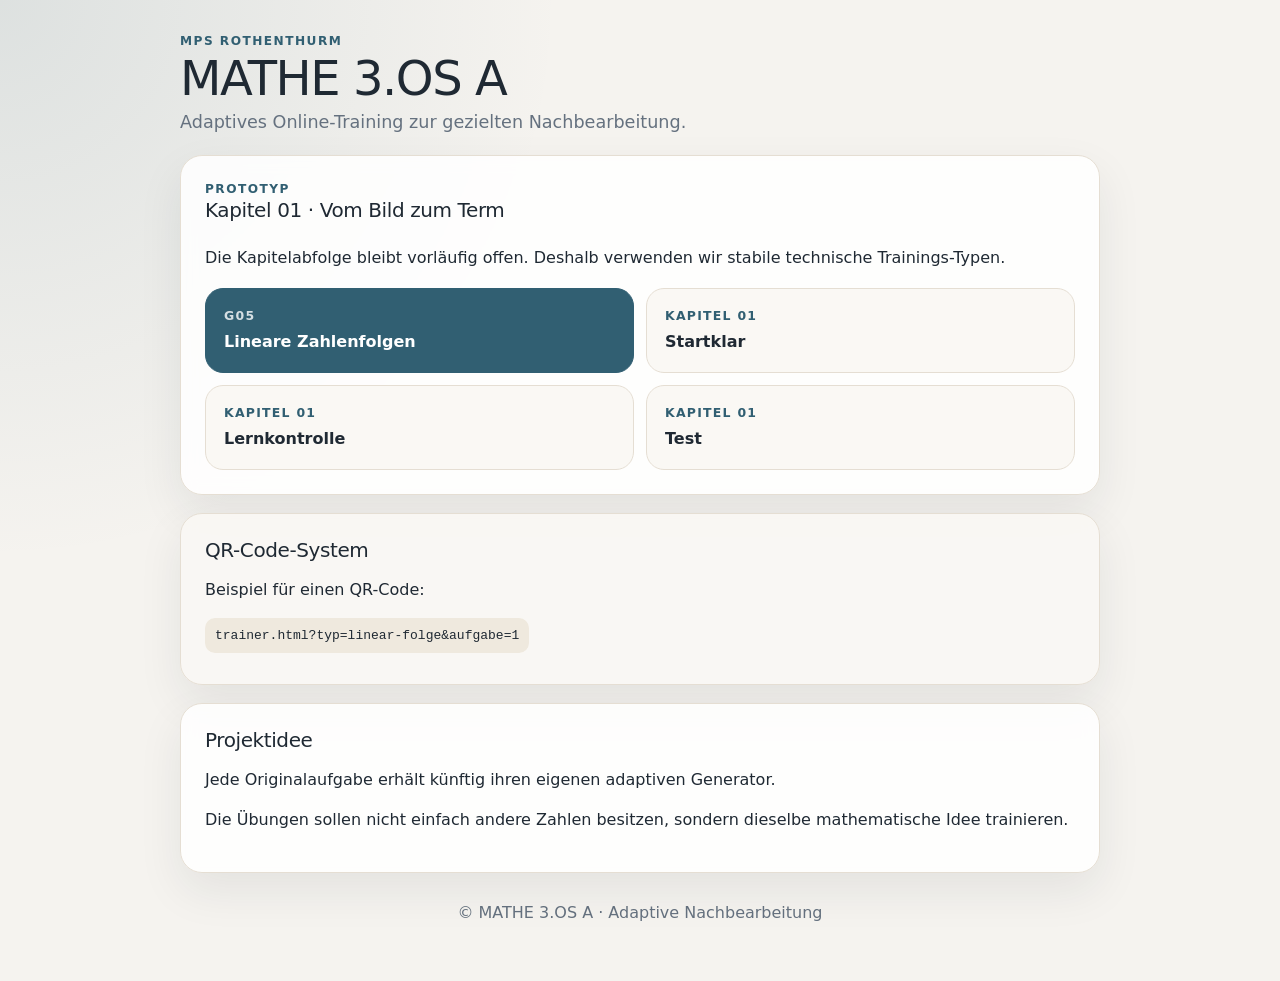
<file: index.html>
<!doctype html>
<html lang="de">
<head>
  <meta charset="utf-8">
  <meta name="viewport" content="width=device-width, initial-scale=1">
  <title>MATHE 3.OS A – Online-Training</title>

  <link rel="stylesheet" href="css/style.css">
</head>

<body>

<main class="page page-narrow">

    <header class="hero">
        <p class="eyebrow">MPS Rothenthurm</p>

        <h1>MATHE 3.OS A</h1>

        <p class="lead">
            Adaptives Online-Training zur gezielten Nachbearbeitung.
        </p>
    </header>

    <section class="card">

        <div class="section-head">

            <div>

                <p class="eyebrow">Prototyp</p>

                <h2>Kapitel 01 · Vom Bild zum Term</h2>

            </div>

        </div>

        <p>
            Die Kapitelabfolge bleibt vorläufig offen.
            Deshalb verwenden wir stabile technische Trainings-Typen.
        </p>

        <div class="link-grid">

            <a class="training-link primary"
               href="trainer.html?typ=linear-folge&n=6">

                <span>G05</span>

                Lineare Zahlenfolgen

            </a>

            <a class="training-link"
               href="trainer.html?typ=startklar&n=6">

                <span>Kapitel 01</span>

                Startklar

            </a>

            <a class="training-link"
               href="trainer.html?typ=lk&n=6">

                <span>Kapitel 01</span>

                Lernkontrolle

            </a>

            <a class="training-link"
               href="trainer.html?typ=test&n=6">

                <span>Kapitel 01</span>

                Test

            </a>

        </div>

    </section>

    <section class="card muted">

        <h2>QR-Code-System</h2>

        <p>
            Beispiel für einen QR-Code:
        </p>

        <code>
trainer.html?typ=linear-folge&amp;aufgabe=1
        </code>

    </section>

    <section class="card">

        <h2>Projektidee</h2>

        <p>

            Jede Originalaufgabe erhält künftig
            ihren eigenen adaptiven Generator.

        </p>

        <p>

            Die Übungen sollen nicht einfach andere Zahlen besitzen,
            sondern dieselbe mathematische Idee trainieren.

        </p>

    </section>

    <footer class="footer">

        © MATHE 3.OS A · Adaptive Nachbearbeitung

    </footer>

</main>

</body>
</html>
</file>
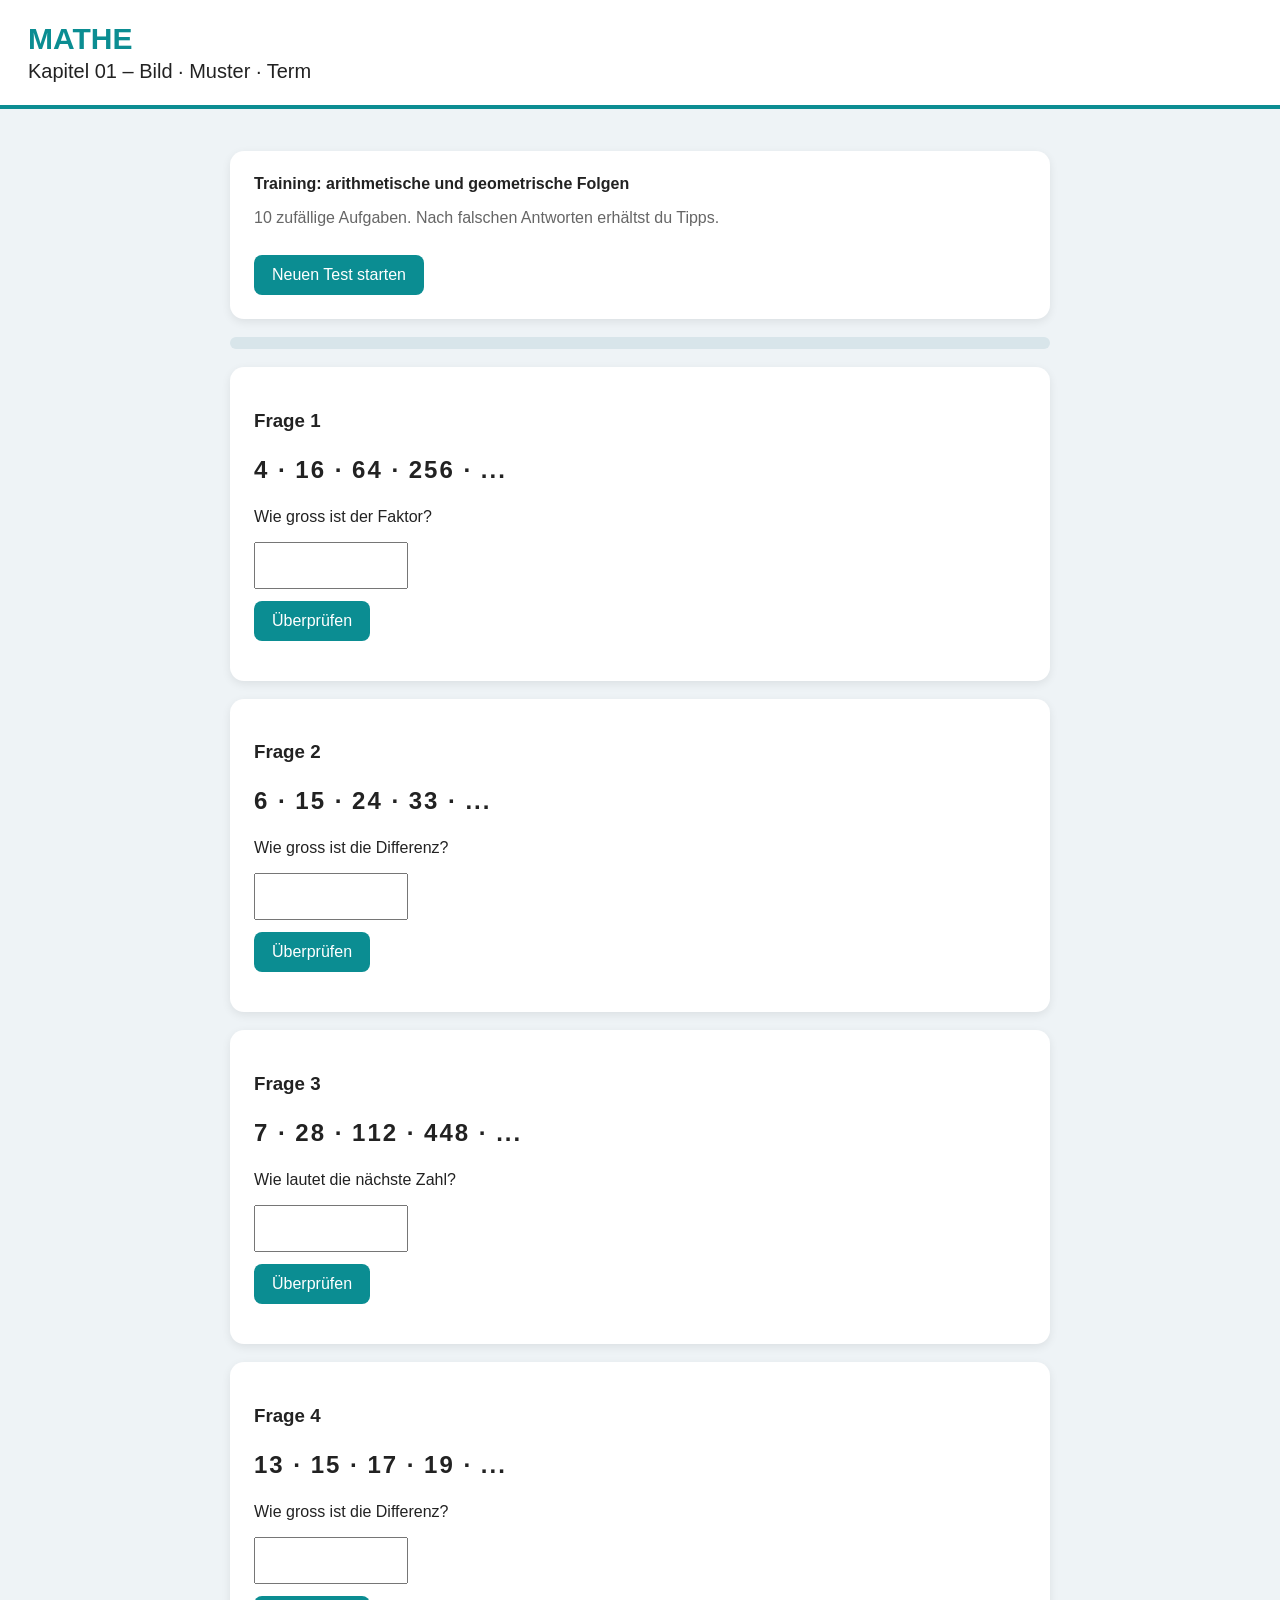
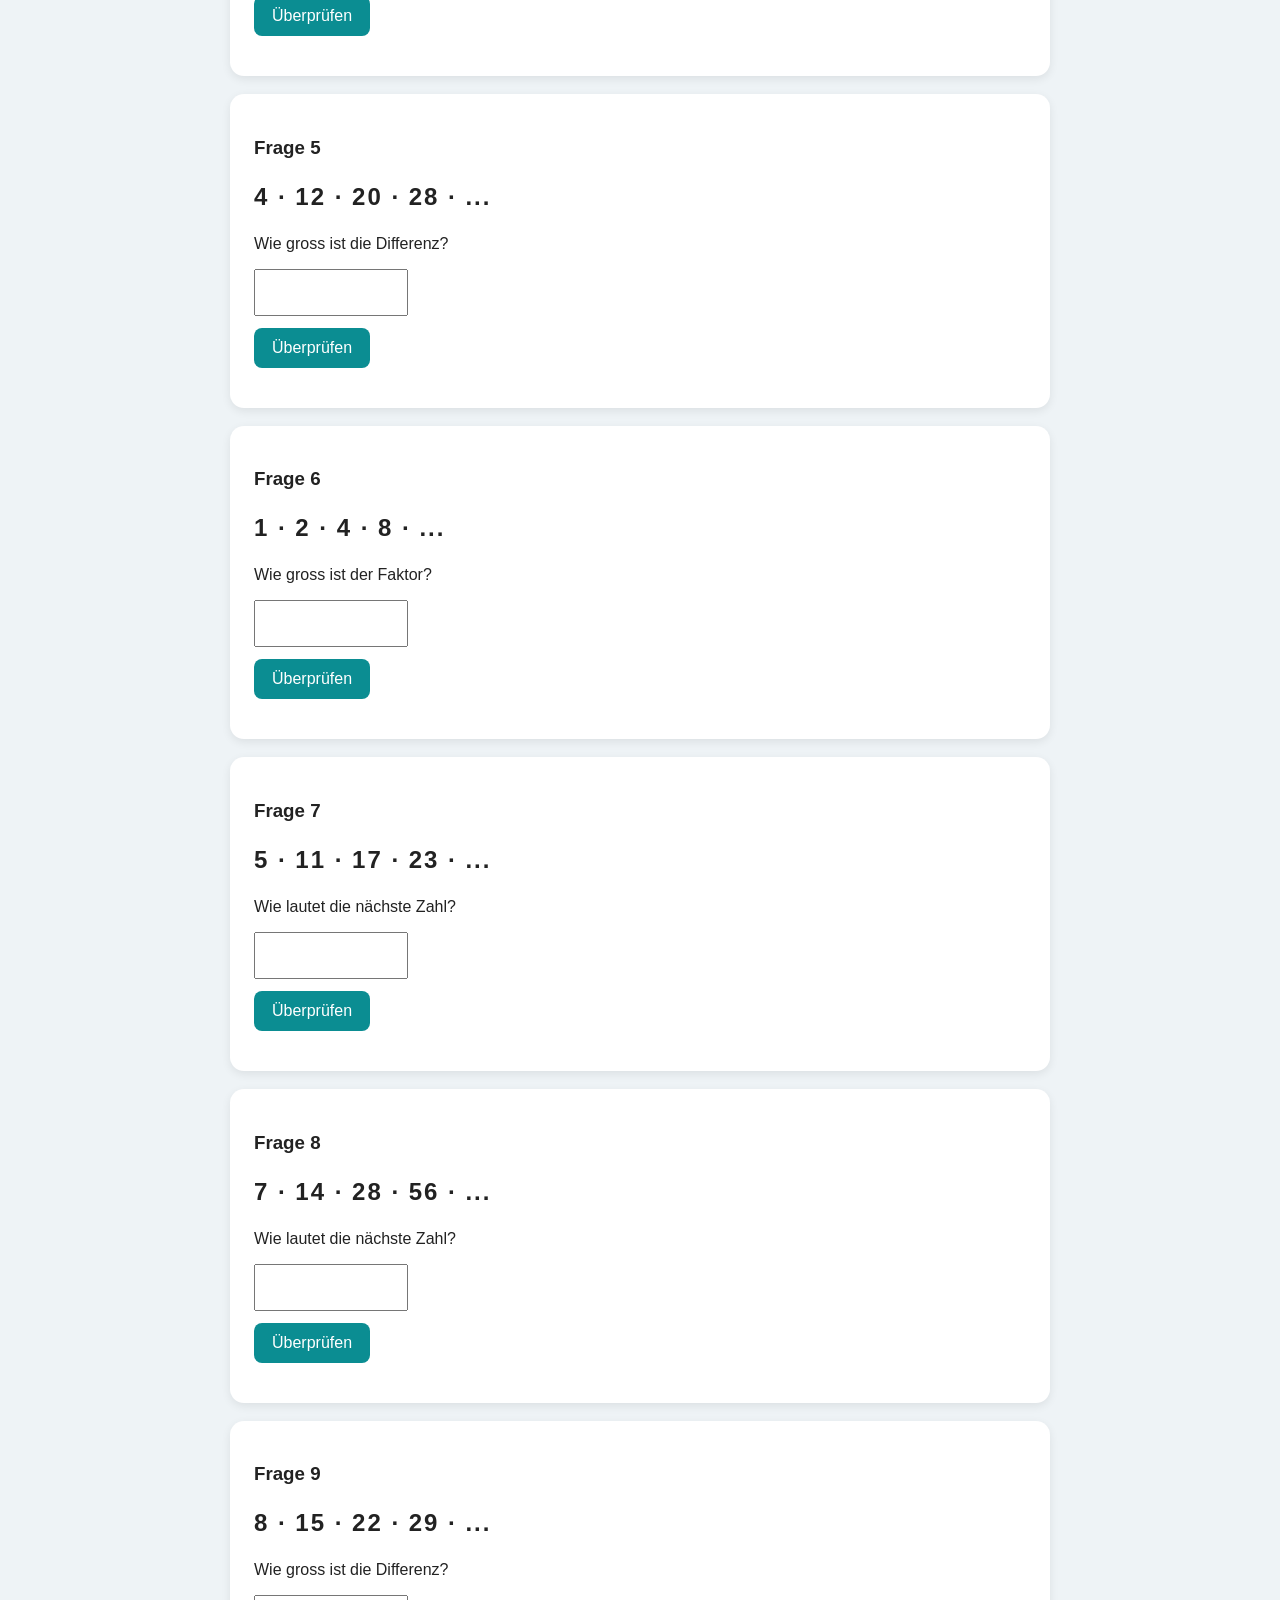
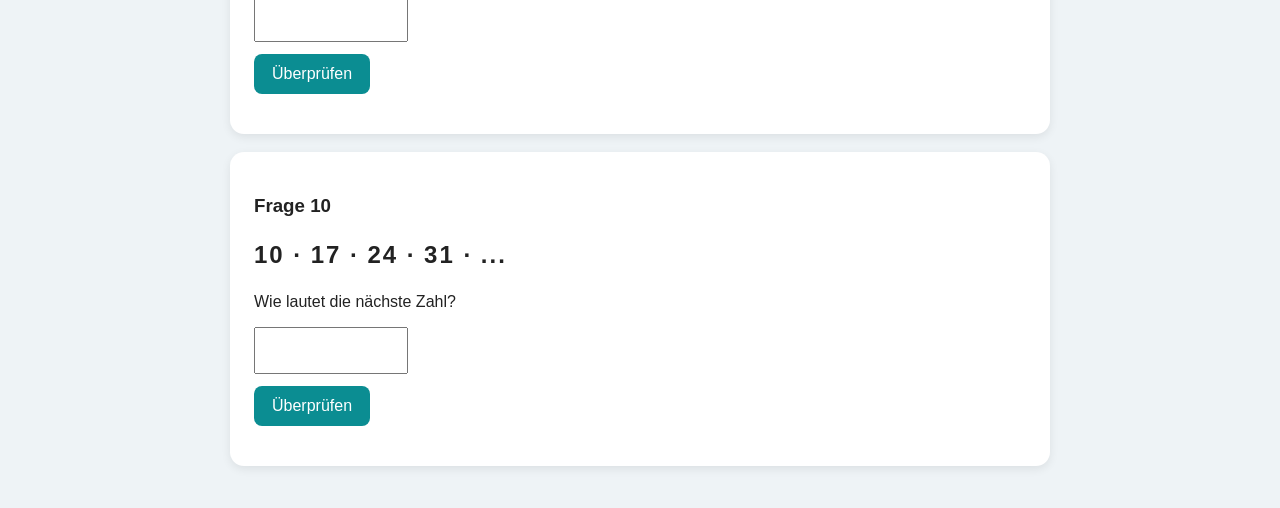
<file: arithmetische-folgen.html>
<!DOCTYPE html>
<html lang="de">
<head>
<meta charset="UTF-8">
<meta name="viewport" content="width=device-width, initial-scale=1.0">
<title>MATHE – Folgen Trainer</title>
<style>
body{margin:0;font-family:Arial,Helvetica,sans-serif;background:#eef3f6;color:#222}
header{background:white;padding:22px 28px;border-bottom:4px solid #0b8d92}
h1{margin:0;color:#0b8d92;font-size:30px}
h2{margin:4px 0 0;font-size:20px;font-weight:400}
.container{max-width:820px;margin:auto;padding:24px}
.card{background:white;padding:24px;margin:18px 0;border-radius:14px;box-shadow:0 3px 10px rgba(0,0,0,.08)}
.question{font-size:24px;font-weight:bold;letter-spacing:2px}
input{font-size:20px;padding:10px;width:130px}
button{padding:11px 18px;background:#0b8d92;color:white;border:0;border-radius:8px;font-size:16px;cursor:pointer;margin-top:12px}
button:disabled{background:#aaa;cursor:not-allowed}
.ok{color:green;font-weight:bold}
.fail{color:#c00000;font-weight:bold}
.hint{color:#8a5a00;font-weight:bold}
.progress{height:12px;background:#d8e5ea;border-radius:10px;overflow:hidden;margin:18px 0}
.bar{height:12px;background:#0b8d92;width:0%}
.small{color:#666}
#result{display:none;text-align:center;font-size:24px}
</style>
</head>

<body>
<header>
<h1>MATHE</h1>
<h2>Kapitel 01 – Bild · Muster · Term</h2>
</header>

<div class="container">
<div class="card">
<b>Training: arithmetische und geometrische Folgen</b>
<p class="small">10 zufällige Aufgaben. Nach falschen Antworten erhältst du Tipps.</p>
<button onclick="newTest()">Neuen Test starten</button>
</div>

<div class="progress"><div class="bar" id="bar"></div></div>
<div id="aufgaben"></div>
<div class="card" id="result"></div>
</div>

<script>
let score = 0;
let solved = 0;
let total = 10;
let questions = [];
let tries = [];
let done = [];

function rand(min,max){
  return Math.floor(Math.random()*(max-min+1))+min;
}

function makeQuestion(){
  let type = rand(1,4);

  if(type === 1){
    let start = rand(1,12), d = rand(2,8);
    let folge = [start, start+d, start+2*d, start+3*d];
    return {
      text: folge.join(" · ") + " · ...",
      ask: "Wie lautet die nächste Zahl?",
      answer: start + 4*d,
      hint1: "Vergleiche zwei benachbarte Zahlen.",
      hint2: "Die Differenz ist +" + d + ".",
      solution: "Rechnung: " + (start+3*d) + " + " + d + " = " + (start+4*d)
    };
  }

  if(type === 2){
    let start = rand(2,15), d = rand(2,9);
    let folge = [start, start+d, start+2*d, start+3*d];
    return {
      text: folge.join(" · ") + " · ...",
      ask: "Wie gross ist die Differenz?",
      answer: d,
      hint1: "Subtrahiere: zweite Zahl minus erste Zahl.",
      hint2: "Rechne " + (start+d) + " − " + start + ".",
      solution: "Differenz: " + (start+d) + " − " + start + " = " + d
    };
  }

  if(type === 3){
    let start = rand(1,8), q = rand(2,4);
    let folge = [start, start*q, start*q*q, start*q*q*q];
    return {
      text: folge.join(" · ") + " · ...",
      ask: "Wie lautet die nächste Zahl?",
      answer: start*q*q*q*q,
      hint1: "Hier wird multipliziert, nicht addiert.",
      hint2: "Der Faktor ist ×" + q + ".",
      solution: "Rechnung: " + (start*q*q*q) + " · " + q + " = " + (start*q*q*q*q)
    };
  }

  let start = rand(1,6), q = rand(2,5);
  let folge = [start, start*q, start*q*q, start*q*q*q];
  return {
    text: folge.join(" · ") + " · ...",
    ask: "Wie gross ist der Faktor?",
    answer: q,
    hint1: "Teile eine Zahl durch die vorherige Zahl.",
    hint2: "Rechne " + (start*q) + " : " + start + ".",
    solution: "Faktor: " + (start*q) + " : " + start + " = " + q
  };
}

function newTest(){
  score = 0;
  solved = 0;
  questions = [];
  tries = Array(total).fill(0);
  done = Array(total).fill(false);

  document.getElementById("aufgaben").innerHTML = "";
  document.getElementById("result").style.display = "none";
  document.getElementById("bar").style.width = "0%";

  for(let i=0;i<total;i++){
    let q = makeQuestion();
    questions.push(q);

    document.getElementById("aufgaben").innerHTML += `
      <div class="card">
        <h3>Frage ${i+1}</h3>
        <p class="question">${q.text}</p>
        <p>${q.ask}</p>
        <input id="input${i}" type="number">
        <br>
        <button id="btn${i}" onclick="check(${i})">Überprüfen</button>
        <p id="feedback${i}"></p>
      </div>
    `;
  }
}

function check(i){
  if(done[i]) return;

  const input = document.getElementById("input"+i);
  const btn = document.getElementById("btn"+i);
  const feedback = document.getElementById("feedback"+i);
  const q = questions[i];

  if(input.value.trim() === ""){
    feedback.innerHTML = "<span class='fail'>Bitte zuerst eine Zahl eingeben.</span>";
    return;
  }

  const value = Number(input.value);

  if(value === q.answer){
    done[i] = true;
    solved++;
    if(tries[i] === 0){ score++; }

    feedback.innerHTML = "<span class='ok'>✅ Richtig!</span>";
    input.disabled = true;
    btn.disabled = true;
  } else {
    tries[i]++;

    input.disabled = false;
    btn.disabled = false;
    input.focus();
    input.select();

    if(tries[i] === 1){
      feedback.innerHTML = "<span class='fail'>❌ Noch nicht.</span><br><span class='hint'>💡 Tipp 1:</span> " + q.hint1;
    } else if(tries[i] === 2){
      feedback.innerHTML = "<span class='fail'>❌ Noch nicht.</span><br><span class='hint'>💡 Tipp 2:</span> " + q.hint2;
    } else {
      feedback.innerHTML = "<span class='fail'>❌ Noch nicht.</span><br>✅ " + q.solution + "<br>Du kannst die richtige Antwort trotzdem noch eintippen.";
    }
  }

  document.getElementById("bar").style.width = (solved/total*100) + "%";

  if(solved === total){
    let stars = score >= 9 ? "⭐⭐⭐" : score >= 6 ? "⭐⭐" : "⭐";
    document.getElementById("result").style.display = "block";
    document.getElementById("result").innerHTML =
      "🏁 Fertig!<br><br>" + stars + "<br><br>" +
      score + " von " + total + " Punkten beim ersten Versuch.";
  }
}

newTest();
</script>
</body>
</html>
</file>
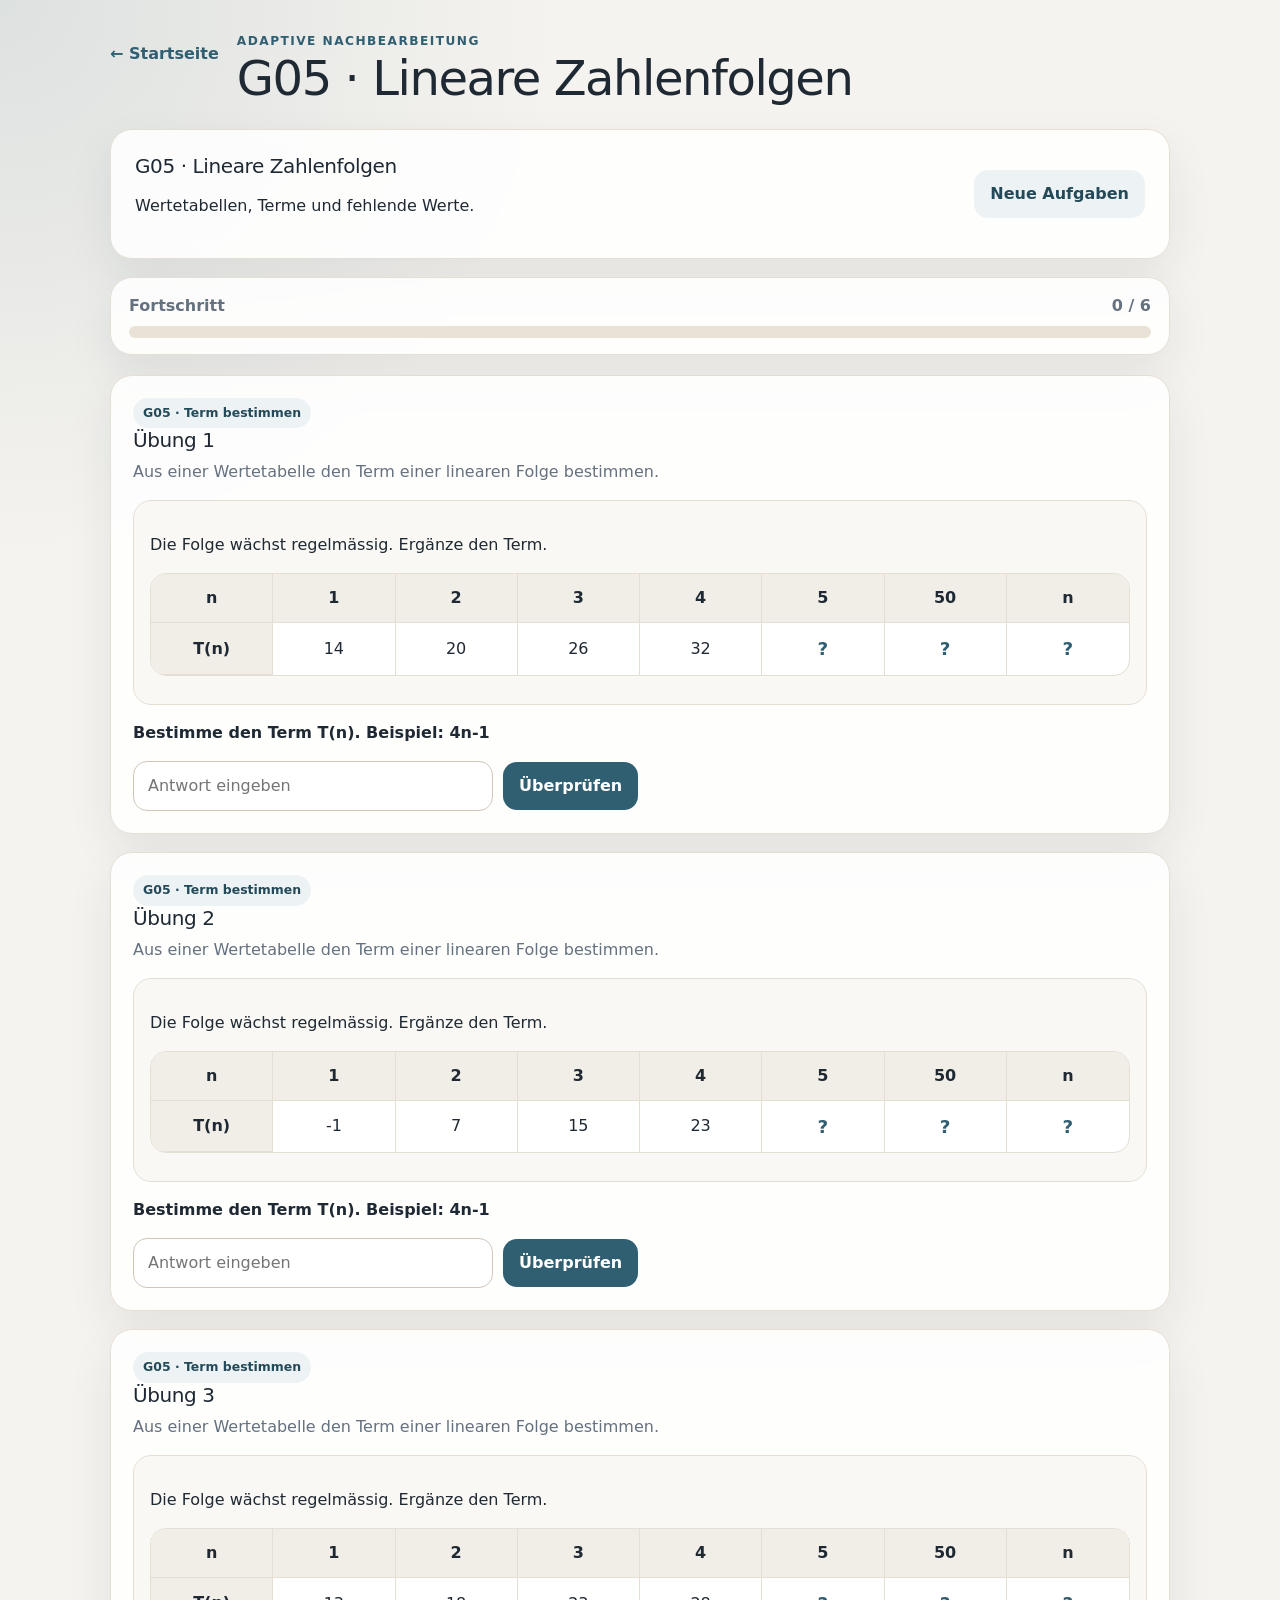
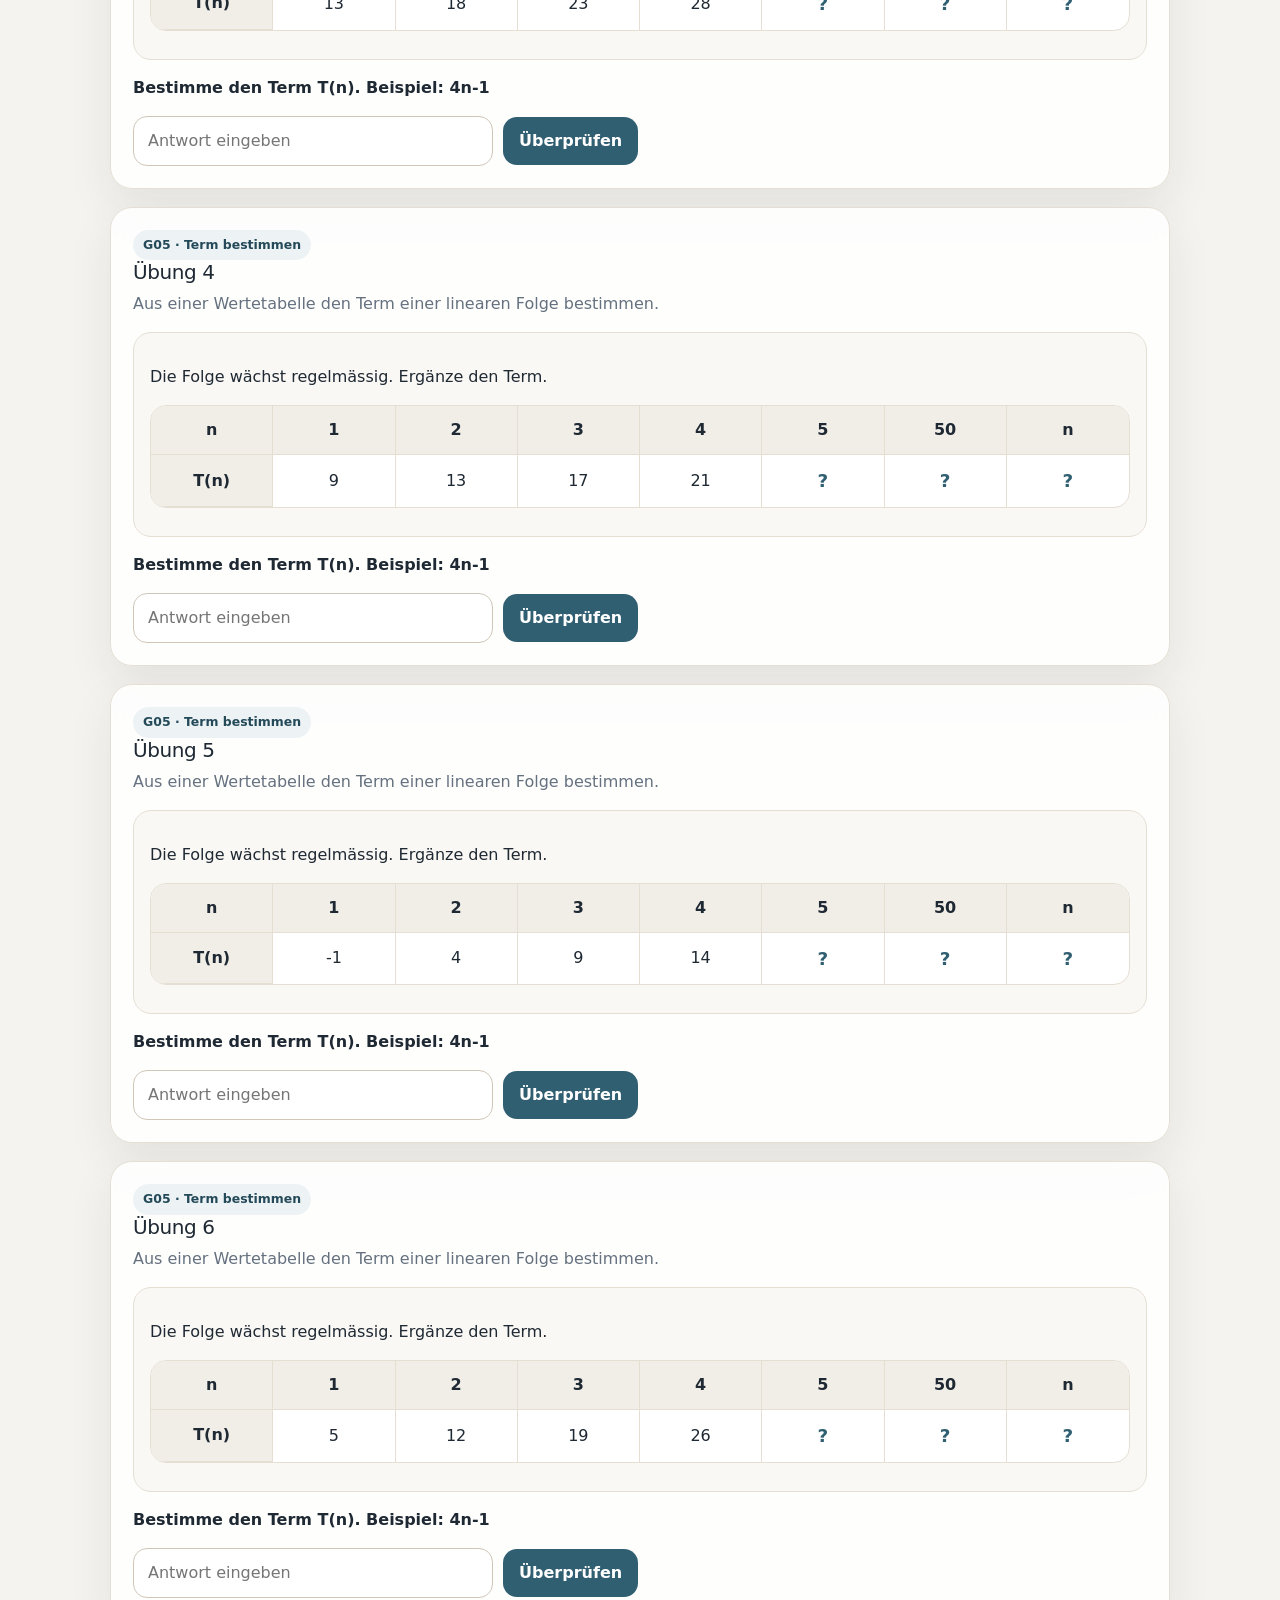
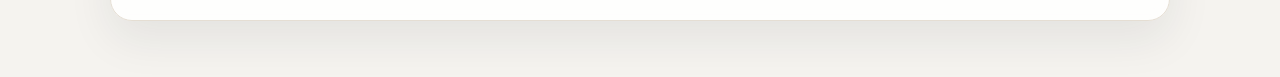
<file: trainer.html>
<!doctype html>
<html lang="de">
<head>
  <meta charset="UTF-8">
  <meta name="viewport" content="width=device-width, initial-scale=1.0">
  <title>MATHE – Adaptives Training</title>
  <link rel="stylesheet" href="css/style.css">
</head>
<body>

<main class="page">

  <header class="trainer-header">
    <a class="back-link" href="index.html">← Startseite</a>
    <div>
      <p class="eyebrow" id="pageSub">Adaptive Nachbearbeitung</p>
      <h1 id="pageTitle">Training wird geladen …</h1>
    </div>
  </header>

  <section class="card intro-card">
    <div>
      <h2 id="trainerTitle">Training</h2>
      <p id="trainerInfo">Die Aufgaben werden vorbereitet …</p>
    </div>
    <button class="secondary" type="button" onclick="newTraining()">Neue Aufgaben</button>
  </section>

  <section class="progress-card">
    <div class="progress-label">
      <span>Fortschritt</span>
      <span id="progressText">0 / 0</span>
    </div>
    <div class="progress-track">
      <div class="progress-bar" id="bar"></div>
    </div>
  </section>

  <section id="aufgaben" class="tasks"></section>

  <section id="result" class="result" hidden></section>

</main>

<script src="js/utils.js"></script>
<script src="js/g05.js"></script>
<script src="js/g06.js"></script>
<script src="js/g07.js"></script>
<script src="js/s01.js"></script>
<script src="js/s03.js"></script>
<script src="js/s03.js?v=4"></script>
  <script src="js/s03.js?v=5"></script>
<script src="js/s04.js"></script>
<script src="js/s03.js?v=5"></script>
<script src="js/s04.js?v=5"></script>
<script src="js/app.js"></script>
<script src="js/k01.js?v=6"></script>

</body>
</html>
</file>
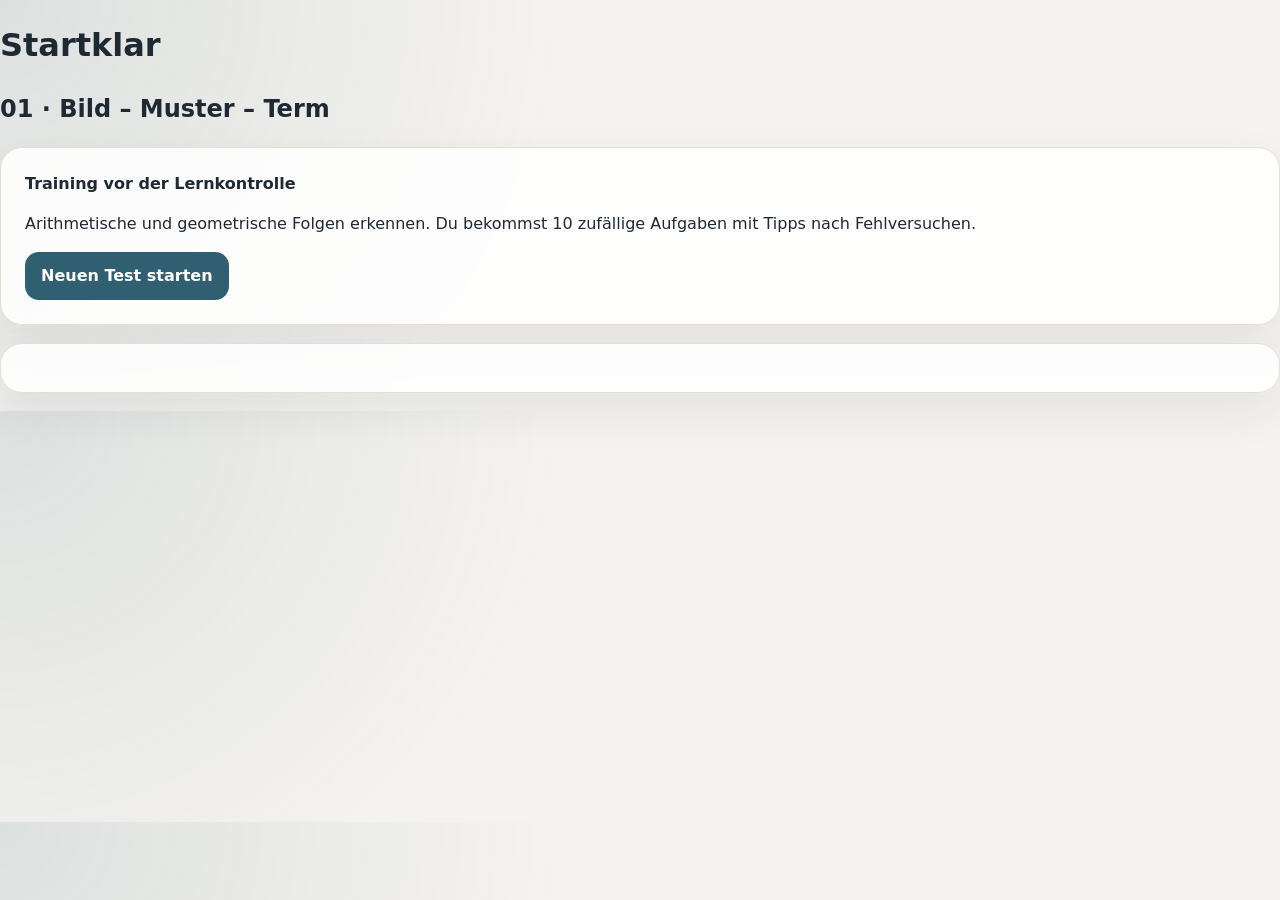
<file: themen/01-bild-muster-term/startklar.html>
<!DOCTYPE html>
<html lang="de">
<head>
<meta charset="UTF-8">
<meta name="viewport" content="width=device-width, initial-scale=1">

<title>Startklar · Bild – Muster – Term</title>

<link rel="stylesheet" href="../../css/style.css">
</head>

<body>

<header>
<h1>Startklar</h1>
<h2>01 · Bild – Muster – Term</h2>
</header>

<div class="container">

<div class="card">
<b>Training vor der Lernkontrolle</b>
<p class="small">
Arithmetische und geometrische Folgen erkennen.  
Du bekommst 10 zufällige Aufgaben mit Tipps nach Fehlversuchen.
</p>
<button onclick="newTest()">Neuen Test starten</button>
</div>

<div class="progress">
  <div class="bar" id="bar"></div>
</div>

<div id="aufgaben"></div>

<div class="card" id="result"></div>

</div>

<script src="../../js/app.js"></script>

</body>
</html>
</file>
<file: css/style.css>
:root{
  --bg:#f5f3ef;
  --card:#ffffff;
  --text:#1f2933;
  --muted:#65717f;
  --line:#e5ded3;
  --soft:#faf8f4;
  --accent:#315f72;
  --accent-dark:#244a59;
  --good:#20744a;
  --bad:#9b2c2c;
  --warn:#8a5a00;
  --shadow:0 18px 45px rgba(31,41,51,.08);
  --radius:22px;
}

*{box-sizing:border-box}

body{
  margin:0;
  background:
    radial-gradient(circle at top left, rgba(49,95,114,.12), transparent 35rem),
    var(--bg);
  color:var(--text);
  font-family:system-ui,-apple-system,BlinkMacSystemFont,"Segoe UI",sans-serif;
  line-height:1.5;
}

.page{
  width:min(1060px, calc(100% - 32px));
  margin:0 auto;
  padding:32px 0 56px;
}

.page-narrow{
  width:min(920px, calc(100% - 32px));
}

.hero,
.trainer-header{
  margin-bottom:20px;
}
.hero h1,
.trainer-header h1{
  margin:.15rem 0 .35rem;
  font-size:clamp(1.7rem, 3.8vw, 3rem);
  font-weight:500;
  letter-spacing:-.03em;
  line-height:1.05;
}


.lead{
  margin:0;
  color:var(--muted);
  font-size:1.1rem;
}

.eyebrow{
  margin:0;
  color:var(--accent);
  font-weight:700;
  text-transform:uppercase;
  letter-spacing:.12em;
  font-size:.76rem;
}

.card,
.progress-card,
.task,
.result{
  background:rgba(255,255,255,.86);
  backdrop-filter:blur(8px);
  border:1px solid var(--line);
  border-radius:var(--radius);
  box-shadow:var(--shadow);
}

.card{
  padding:24px;
  margin-bottom:18px;
}

.card h2,
.task h2{
  margin:0 0 8px;
  font-size:1.25rem;
  font-weight:500;
  letter-spacing:-.02em;
  line-height:1.2;
}

.muted{
  background:rgba(250,248,244,.9);
}

.section-head{
  display:flex;
  align-items:flex-start;
  justify-content:space-between;
  gap:16px;
}

.link-grid{
  display:grid;
  grid-template-columns:repeat(2,minmax(0,1fr));
  gap:12px;
  margin-top:18px;
}

.training-link{
  display:flex;
  flex-direction:column;
  gap:4px;
  padding:18px;
  color:var(--text);
  text-decoration:none;
  background:var(--soft);
  border:1px solid var(--line);
  border-radius:18px;
  font-weight:700;
}

.training-link span{
  color:var(--accent);
  font-size:.78rem;
  text-transform:uppercase;
  letter-spacing:.1em;
}

.training-link.primary{
  color:white;
  background:var(--accent);
  border-color:var(--accent);
}

.training-link.primary span{
  color:rgba(255,255,255,.8);
}

.trainer-header{
  display:flex;
  align-items:flex-start;
  gap:18px;
}

.back-link{
  color:var(--accent);
  text-decoration:none;
  font-weight:700;
  padding-top:10px;
  white-space:nowrap;
}

.intro-card{
  display:flex;
  justify-content:space-between;
  align-items:center;
  gap:18px;
}

.progress-card{
  padding:16px 18px;
  margin-bottom:20px;
}

.progress-label{
  display:flex;
  justify-content:space-between;
  color:var(--muted);
  font-weight:600;
  margin-bottom:8px;
}

.progress-track{
  height:12px;
  background:#e9e2d7;
  border-radius:99px;
  overflow:hidden;
}

.progress-bar{
  width:0%;
  height:100%;
  background:var(--accent);
  border-radius:99px;
  transition:width .25s ease;
}

.tasks{
  display:grid;
  gap:18px;
}

.task{
  padding:22px;
}

.task-top{
  display:flex;
  justify-content:space-between;
  gap:12px;
  align-items:flex-start;
  margin-bottom:16px;
}

.badge{
  display:inline-flex;
  align-items:center;
  padding:6px 10px;
  border-radius:999px;
  background:#edf3f5;
  color:var(--accent-dark);
  font-size:.78rem;
  font-weight:700;
}

.goal{
  margin:0;
  color:var(--muted);
}

.prompt{
  background:var(--soft);
  border:1px solid var(--line);
  border-radius:18px;
  padding:16px;
  margin:14px 0;
}

.sequence-table{
  width:100%;
  border-collapse:separate;
  border-spacing:0;
  overflow:hidden;
  border:1px solid var(--line);
  border-radius:16px;
  background:white;
  margin:12px 0;
}

.sequence-table th,
.sequence-table td{
  text-align:center;
  padding:12px 10px;
  border-right:1px solid var(--line);
  border-bottom:1px solid var(--line);
  min-width:58px;
}

.sequence-table th:last-child,
.sequence-table td:last-child{
  border-right:0;
}

.sequence-table tr:last-child td{
  border-bottom:0;
}

.sequence-table th{
  background:#f1eee8;
  font-weight:700;
}

.sequence-table .question{
  color:var(--accent);
  font-weight:700;
  font-size:1.15rem;
}

.answer-row{
  display:flex;
  gap:10px;
  align-items:center;
  flex-wrap:wrap;
}

input{
  width:min(360px,100%);
  font:inherit;
  border:1px solid #cfc6b8;
  border-radius:14px;
  padding:12px 14px;
  background:white;
}

button{
  border:0;
  border-radius:14px;
  padding:12px 16px;
  background:var(--accent);
  color:white;
  font:inherit;
  font-weight:700;
  cursor:pointer;
}

button:hover{
  background:var(--accent-dark);
}

button:disabled{
  opacity:.55;
  cursor:not-allowed;
}

button.secondary{
  background:#edf3f5;
  color:var(--accent-dark);
}

.feedback{
  margin-top:12px;
  padding:14px 16px;
  border-radius:16px;
  background:#f6f2eb;
  color:var(--text);
}

.feedback.good{
  background:#eaf6ef;
  color:var(--good);
}

.feedback.bad{
  background:#fff0f0;
  color:var(--bad);
}

.feedback.hint{
  background:#fff6df;
  color:var(--warn);
}

.solution{
  margin-top:10px;
  color:var(--text);
}

.result{
  margin-top:20px;
  padding:24px;
  text-align:center;
}

code{
  display:inline-block;
  max-width:100%;
  overflow:auto;
  background:#efe9de;
  padding:8px 10px;
  border-radius:10px;
}

.footer{
  margin-top:28px;
  color:var(--muted);
  text-align:center;
}

/* G07 · dynamische Figurenfolgen */

.figure-stage{
  width:100%;
  overflow-x:auto;
  padding:12px 4px 4px;
}

.figure-row{
  display:flex;
  gap:14px;
  align-items:flex-start;
  min-width:max-content;
}

.figure-card{
  background:white;
  border:1px solid var(--line);
  border-radius:16px;
  padding:12px;
  min-width:136px;
  text-align:center;
}

.figure-card strong{
  display:block;
  margin-bottom:8px;
  color:var(--accent-dark);
  font-weight:600;
}

.figure-card svg{
  display:block;
  margin:0 auto;
  color:var(--accent);
}

.figure-note{
  color:var(--muted);
  font-size:.95rem;
  margin-top:10px;
}

@media (max-width:720px){
  .page{
    width:min(100% - 22px, 1060px);
    padding-top:18px;
  }

  .trainer-header,
  .intro-card{
    display:block;
  }

  .back-link{
    display:inline-block;
    margin-bottom:12px;
  }

  .link-grid{
    grid-template-columns:1fr;
  }

  .task-top{
    display:block;
  }

  .sequence-table{
    font-size:.92rem;
  }

  .sequence-table th,
  .sequence-table td{
    padding:9px 6px;
    min-width:44px;
  }

  .answer-row{
    display:block;
  }

  input,
  button{
    width:100%;
    margin-top:8px;
  }

  .figure-card{
    min-width:116px;
    padding:10px;
  }
}


/* Versetzte Differenzfolgen */

.diff-grid{
  display:grid;
  gap:6px;
  align-items:center;
  overflow-x:auto;
  background:white;
  border:1px solid var(--line);
  border-radius:16px;
  padding:12px;
  margin:12px 0;
}

.diff-label{
  font-weight:600;
  color:var(--accent-dark);
  white-space:nowrap;
  padding:8px 10px;
}

.diff-cell{
  text-align:center;
  padding:8px 10px;
  border-radius:10px;
  background:#faf8f4;
  min-width:38px;
}

.diff-head{
  background:#f1eee8;
  font-weight:600;
}

.diff-soft{
  background:#edf3f5;
}

.diff-question{
  background:#fff6df;
  font-weight:600;
}

.diff-box{
  background:white;
  border:1px solid var(--line);
  border-radius:16px;
  padding:22px;
  margin:14px 0;
  overflow-x:auto;
}

.diff-row{
  display:grid;
  grid-template-columns:220px repeat(5,110px);
  gap:12px;
  align-items:center;
  margin:12px 0;
}

.diff-label{
  font-weight:600;
  color:var(--accent-dark);
  white-space:nowrap;
}

.diff-value{
  text-align:center;
  padding:10px 14px;
  border-radius:12px;
  font-weight:500;
}

.diff-main{
  background:#faf8f4;
}

.diff-one{
  background:#edf3f5;
}

.diff-two{
  background:#fff6df;
}

.diff-offset-1{
  padding-left:61px;
}

.diff-offset-2{
  padding-left:122px;
}

.slope-svg-wrap{
  background:white;
  border:1px solid var(--line);
  border-radius:16px;
  padding:16px;
  margin:14px 0;
  overflow-x:auto;
}

.slope-svg{
  width:100%;
  max-width:620px;
  display:block;
  margin:0 auto;
}

.slope-fill{
  fill:rgba(49,95,114,.08);
}

.slope-line-horizontal{
  stroke:#315f72;
  stroke-width:5;
  stroke-linecap:round;
}

.slope-line-vertical{
  stroke:#20744a;
  stroke-width:5;
  stroke-linecap:round;
}

.slope-line-hyp{
  stroke:#1f2933;
  stroke-width:5;
  stroke-linecap:round;
}

.slope-dot{
  fill:#1f2933;
}

.slope-right-angle{
  fill:none;
  stroke:#1f2933;
  stroke-width:3;
}

.slope-text-horizontal{
  fill:#315f72;
  font-size:24px;
  font-weight:600;
}

.slope-text-vertical{
  fill:#20744a;
  font-size:24px;
  font-weight:600;
}

.slope-label{
  fill:#65717f;
  font-size:16px;
}

/* =========================================
   K01 · 3D-Koordinaten
   ========================================= */

.coordinate-svg-wrap{
  margin:16px 0;
  padding:16px;
  overflow-x:auto;
  background:#ffffff;
  border:1px solid var(--line);
  border-radius:18px;
}

.coordinate-svg{
  display:block;
  width:100%;
  min-width:560px;
  max-width:760px;
  margin:0 auto;
}

.coord-ground{
  fill:rgba(49,95,114,.07);
  stroke:#cdd8dc;
  stroke-width:1.5;
}

.coord-grid-line{
  stroke:#dbe3e6;
  stroke-width:1.2;
}

.coord-axis{
  stroke:#27343d;
  stroke-width:3;
  stroke-linecap:round;
}

.coord-height-mark{
  stroke:#27343d;
  stroke-width:2;
}

.coord-axis-number{
  fill:#65717f;
  font-size:14px;
  font-weight:500;
}

.coord-axis-label{
  fill:#315f72;
  font-size:18px;
  font-weight:700;
}

.coord-guide{
  fill:none;
  stroke:#8297a0;
  stroke-width:2;
  stroke-dasharray:7 7;
}

.coord-guide-height{
  stroke:#20744a;
  stroke-width:3;
}

.coord-point{
  fill:#ffffff;
  stroke:#315f72;
  stroke-width:4;
}

.coord-point-ring{
  fill:none;
  stroke:rgba(49,95,114,.22);
  stroke-width:4;
}

.coord-point-label{
  fill:#244a59;
  font-size:22px;
  font-weight:700;
}

.coordinate-note{
  margin:8px 0 0;
  color:var(--muted);
  text-align:center;
  font-size:.95rem;
}

.coordinate-svg-wrap{
  max-width: 720px;
  margin: 18px auto;
}

.coordinate-svg{
  display: block;
  width: 100%;
  height: auto;
  overflow: visible;
}

.coord-ground{
  fill: #eef5e8;
  stroke: #718266;
  stroke-width: 2;
}

.coord-grid-line{
  stroke: #b7c5ae;
  stroke-width: 1.2;
}

.coord-axis{
  stroke: #263238;
  stroke-width: 3;
  marker-end: url(#coord-arrow);
}

.coord-arrow-head{
  fill: #263238;
}

.coord-axis-number{
  fill: #455a64;
  font-size: 14px;
  font-weight: 600;
}

.coord-axis-label{
  fill: #17252a;
  font-size: 19px;
  font-weight: 800;
}

.coord-origin-label{
  fill: #455a64;
  font-size: 13px;
  font-weight: 700;
}

.coord-height-mark{
  stroke: #263238;
  stroke-width: 2;
}

.coord-guide{
  stroke: #506d7a;
  stroke-width: 1.8;
  stroke-dasharray: 7 6;
}

.coord-guide-height{
  stroke-width: 2.2;
}

.coord-ground-point{
  fill: #506d7a;
}

.coord-point{
  fill: #e63946;
  stroke: white;
  stroke-width: 2;
}

.coord-point-ring{
  fill: none;
  stroke: #e63946;
  stroke-width: 2;
  opacity: 0.45;
}

.coord-point-label{
  fill: #a4161a;
  font-size: 23px;
  font-weight: 900;
  paint-order: stroke;
  stroke: white;
  stroke-width: 4px;
}

.coord-mountains{
  fill: #dce8d5;
  stroke: #9caf91;
  stroke-width: 1.5;
  opacity: 0.7;
}

.coordinate-note{
  margin: 6px 0 0;
  text-align: center;
  color: #52606d;
  font-size: 0.95rem;
}

.coordinate-given{
  margin: 14px 0;
  padding: 12px 16px;
  border: 2px solid #cbd5e1;
  border-radius: 10px;
  text-align: center;
  font-size: 1.25rem;
  background: #f8fafc;
}
</file>
